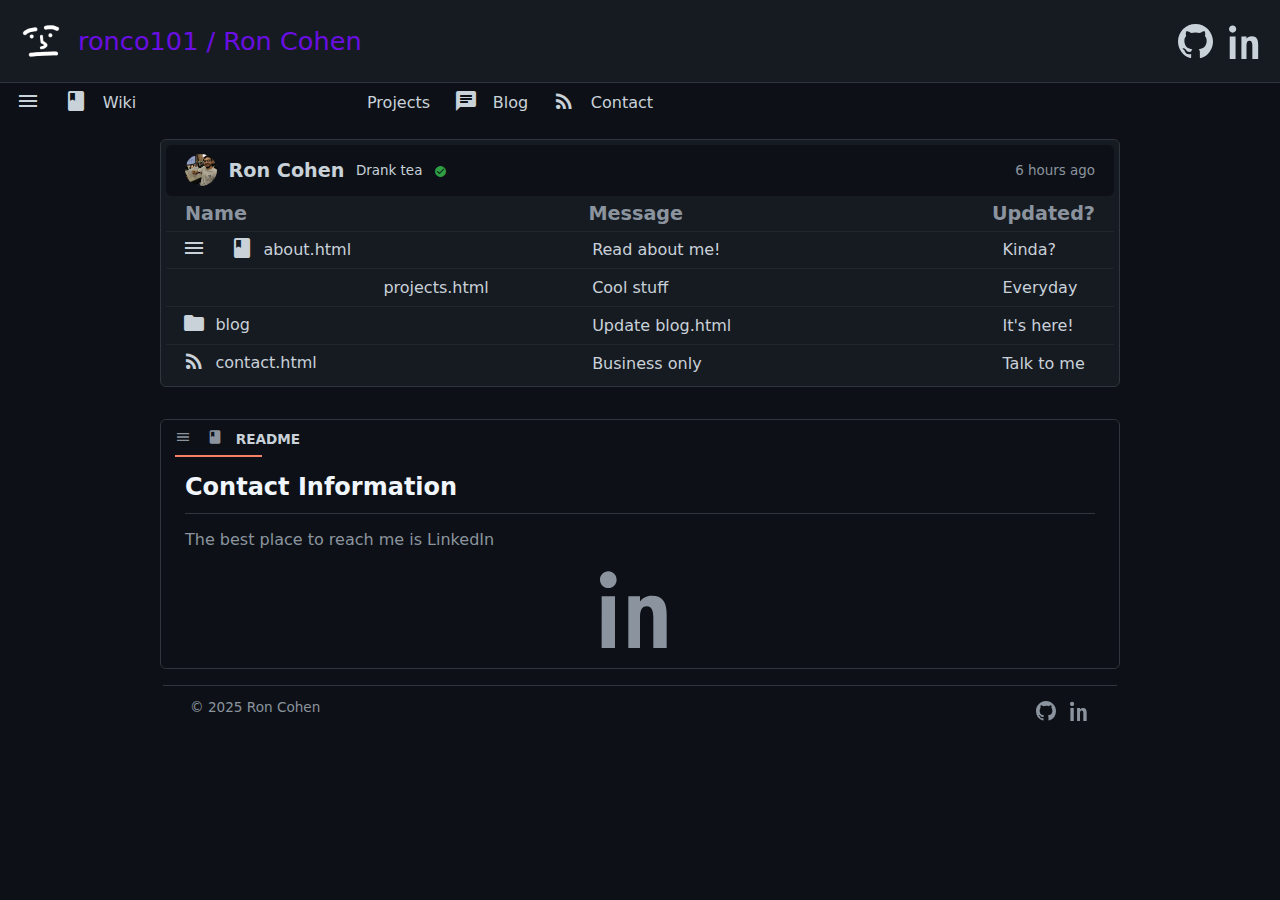
<file: contact.html>
<!DOCTYPE html>
<html lang="en">
  <head>
    <meta charset="UTF-8" />
    <meta name="viewport" content="width=device-width, initial-scale=1.0"/>
    <title>Home | Ron Cohen</title>
    <link rel="stylesheet" href="style.css" />
    <link href="https://fonts.googleapis.com/icon?family=Material+Icons" rel="stylesheet">
    <script src="assets/htmx.min.js"></script>
    <style>
      .social-link {
	  display: inline-flex;
	  align-items: center;
	  color: #8b949e;         /* Default SVG color */
	  transition: color 0.2s ease;
	  text-decoration: none;
      }

      .social-link:hover {
          color: #6a0ee3;
      }

      .social-link svg {
          fill: currentColor;
          /* width: 80px; */
          /* height: 80px; */
          transition: fill 0.2s ease;
      }
    </style>
  </head>

  <body>
    <div hx-get="partials/topbar.html" hx-swap="outerHTML" hx-trigger="load"></div>

    <div hx-get="partials/navbar.html" hx-swap="outerHTML" hx-trigger="load"></div>
    
    <div class="container">

      <div hx-get="partials/container.html" hx-swap="outerHTML" hx-trigger="load"></div>
      
      <div class="readme-card">
	<div class="readme-tab">
	  <span class="material-icons">menu_book</span>
	  <span>README</span>
	  <div class="readme-underline"></div>
	</div>
	
	<div class="readme-body">
	  <h2>Contact Information</h2>
	  <hr />
	  <p>The best place to reach me is LinkedIn</p>
	  <br>
	  <div style="display: flex; justify-content: center;">
	    <a href="https://www.linkedin.com/in/roncohen408/" class="social-link" target="_blank" aria-label="LinkedIn" style="display: inline-block;">
	      <svg width="80" height="80" viewBox="0 0 24 24" fill="currentColor" xmlns="http://www.w3.org/2000/svg">
		<path d="M4.98 3.5C4.98 4.88 3.87 6 2.5 6S0 4.88 0 3.5 1.12 1 2.5 1 4.98 2.12 4.98 3.5zM.5 8.5H4.5V24H.5V8.5zM8.5 8.5H12V10.08C12.65 9.13 13.93 8.33 15.5 8.33 19.06 8.33 20 10.61 20 14.04V24H16V14.81C16 12.87 15.5 11.5 14 11.5S12 12.87 12 14.81V24H8.5V8.5z"/>
	      </svg>
	    </a>
	  </div>
	</div>
	
      </div>
    </div>
    
    <div hx-get="partials/footer.html" hx-swap="outerHTML" hx-trigger="load"></div>
    
  </body>
</html>
</file>
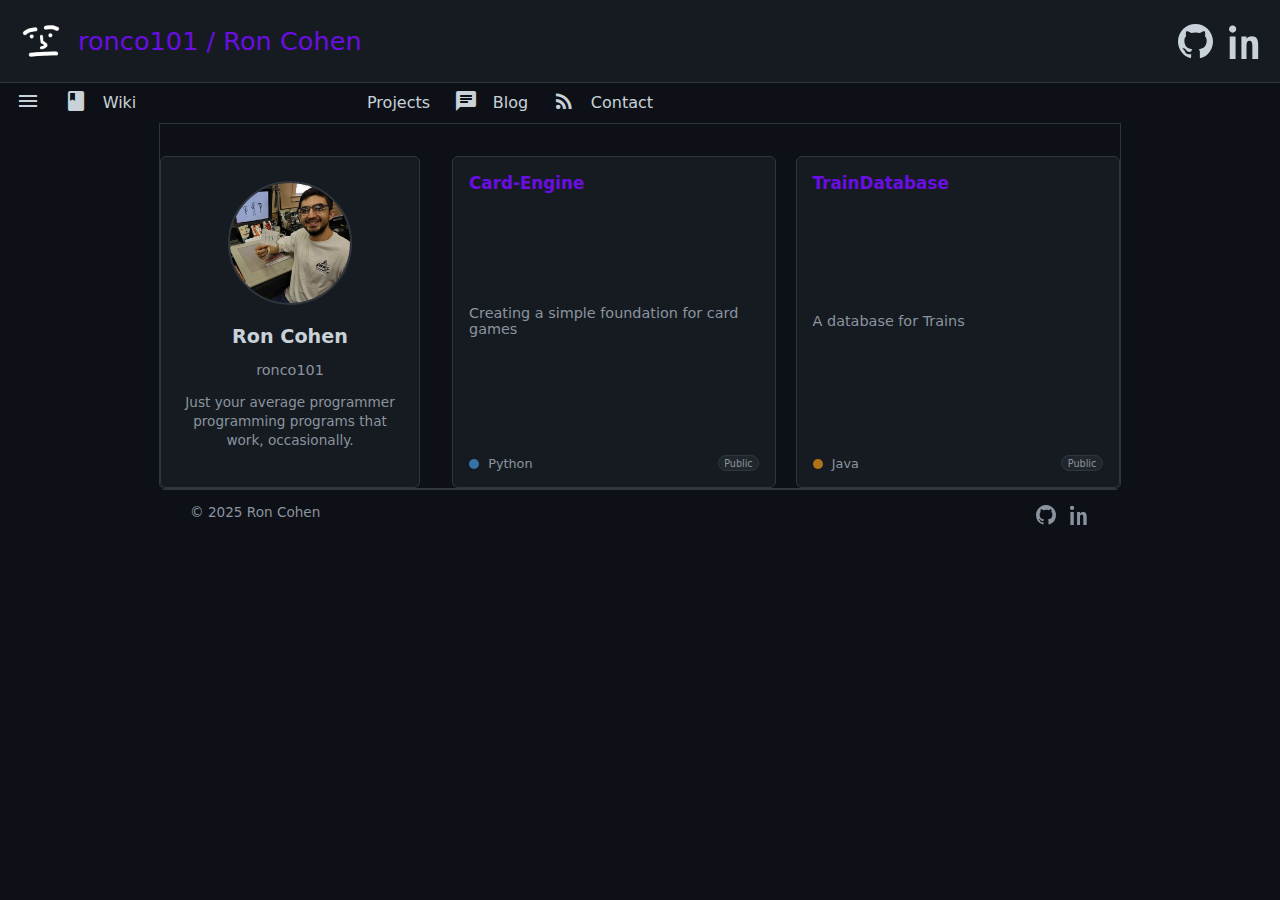
<file: projects.html>
<!DOCTYPE html>
<html lang="en">
    <head>
        <meta charset="UTF-8" />
        <meta name="viewport" content="width=device-width, initial-scale=1.0"/>
        <title>Home | Ron Cohen</title>
        <link rel="stylesheet" href="style.css" />
        <link rel="stylesheet" href="projects.css" />
        <link href="https://fonts.googleapis.com/icon?family=Material+Icons" rel="stylesheet">
        <script src="assets/htmx.min.js"></script>
    </head>

    <body>
        <div hx-get="partials/topbar.html" hx-swap="outerHTML" hx-trigger="load"></div>

        <div hx-get="partials/navbar.html" hx-swap="outerHTML" hx-trigger="load"></div>
        <div class="main-container">
            <div class="project-page">
                <!-- Sidebar -->
                <!-- <div class="container"> -->
                <aside class="sidebar">
                    <img src="assets/avatar.jpg" alt="Ron Cohen" class="profile-pic" />
                    <h2>Ron Cohen</h2>
                    <p class="username">ronco101</p>
                    <p class="bio">Just your average programmer programming programs that work, occasionally.</p>
                </aside>
                <section class="project-grid">
                    <div class="project-card">
                        <a href="https://github.com/ronco101/Card-Engine" class="project-name">Card-Engine</a>
                        <p>Creating a simple foundation for card games</p>
                        <div class="project-meta">
                            <span class="lang"><span class="dot python"></span> Python</span>
                            <span class="badge">Public</span>
                        </div>
                    </div>

                    <div class="project-card">
                        <a href="https://github.com/ronco101/TrainDatabase" class="project-name">TrainDatabase</a>
                        <p>A database for Trains</p>
                        <div class="project-meta">
                            <span class="lang"><span class="dot java"></span> Java</span>
                            <span class="badge">Public</span>
                        </div>
                    </div>
                </section>
            </div>
        </div>
        <div hx-get="partials/footer.html" hx-swap="outerHTML" hx-trigger="load"></div>

    </body>
</html>
</file>
<file: style.css>
body {
    margin: 0;
    background-color: #0d1117;
    color: #c9d1d9;
    font-family: system-ui, sans-serif;
}

.material-icons {
    font-size: 1.6rem;
    vertical-align: middle;
    margin-right: 0.4em;
    line-height: 1;
    position: relative;
    bottom: 2px;
}

.topbar {
    background-color: #161b22;
    padding: 1em;
    display: flex;
    align-items: center;
    justify-content: space-between;
}

.topbar .left {
    display: flex;
    align-items: center;
    gap: 0.75em;
}

.topbar img.logo {
    width: 50px;
    height: 50px;
}

.topbar .breadcrumb {
    color: #6a0ee3;
    font-weight: 500;
    font-size: 1.6em;
}

.topbar .right {
    display: flex;
    align-items: center;
    gap: 1em;
}

.topbar .right a {
    color: #c9d1d9;
    text-decoration: none;
    transition: color 0.2s ease;
}

.topbar .right a:hover {
    color: #6a0ee3;
}

.topbar .right svg {
    display: block;
    height: 35px;
    width: 35px;
    fill: currentColor;
}

.navbar {
    background-color: #0d1117;
    border-top: 1px solid #30363d;
    /* border-bottom: 1px solid #30363d; */
    padding: 0.5em 1em;
    display: flex;
    gap: 1.5em;
}

.navbar a {
    color: #c9d1d9;
    text-decoration: none;
    font-size: 1.0em;
}

.navbar a:hover {
    color: #6a0ee3;
}

.blog-card a {
  color: #c9d1d9;
  text-decoration: none;
  transition: color 0.2s ease;
}

.blog-card a:hover {
  color: #6a0ee3;
}

.main-container {
    max-width: 960px;
    margin: 0 auto;
    /* padding: 0 0em; */
    border: 1px solid #30363d;
    border-radius: 0px 0px 6px 6px;
    overflow: hidden;
}

.container {
    max-width: 960px;
    margin: 1em auto;
    padding: 0 1em;
}

@media (max-width: 787px) {
    .card {
	display: none !important;
    }
}

.card {
    background-color: #161b22;
    border: 1px solid #30363d;
    border-radius: 6px;
    padding: 0.3em; 
    font-family: system-ui, sans-serif;
}

.file-row {
    display: flex;
    padding: 0.4em 1em;
    align-items: center;
    font-size: 1.0em;
    border-top: 1px solid #21262d;
}

.file-row.header {
    font-weight: 600;
    font-size: 1.2em;
    color: #8b949e;
    border-top: none;
    line-height: 1.2;
    padding: 0.3em 1em;
}
.file-name a {
    color: #c9d1d9;
    text-decoration: none;
}

.file-name {
    flex: 3;
}
.file-name a:hover {
    color: #6a0ee3;
}
.commit {
    flex: 3;
}

.timestamp-commit {
    flex: 1;
    text-align: left;
}

.timestamp {
    flex: 0.7;
    text-align: left;
}

.commit-bar {
    display: flex;
    justify-content: space-between;
    align-items: center;
    background-color: #0d1117;
    border-radius: 6px;
    padding: 0.5em 1em;
    font-size: 1.2em;
}

.commit-bar .left {
    display: flex;
    align-items: center;
    gap: 0.6em;
}

.commit-bar .right {
    display: flex;
    align-items: center;
    gap: 0.6em;
    color: #8b949e;
    font-size: 0.7em;
}

.commit-bar .avatar {
    width: 32px;
    height: 32px;
    border-radius: 50%;
}

.commit-bar .username {
    font-weight: 600;
    color: #c9d1d9;
}

.commit-bar .message {
    color: #c9d1d9;
    font-size: 0.7em;
}

.commit-bar .status {
    font-size: 1rem;
    color: #2ea043;
    position: relative;
    top: 1px;
    font-size: 0.7em;
}

.site-footer {
    background-color: #0d1117;
    border-top: 1px solid #30363d;
    padding: 1em 2em;
    font-size: 0.85em;
    color: #8b949e;
    max-width: 900px;
    margin: 0 auto;
}

.footer-content {
    display: flex;
    justify-content: space-between;
    align-items: center;
    flex-wrap: wrap;
}

.footer-left {
    margin-bottom: 0.5em;
}

.footer-right {
    display: flex;
    gap: 1em;
}

.footer-right a {
  display: inline-flex;
  align-items: center;
  color: inherit;
  transition: color 0.2s ease;
  text-decoration: none;
}

.footer-right a svg {
    fill: currentColor;
    width: 20px;
    height: 20px;
}

.footer-right a:hover {
    color: #6a0ee3;
}

.readme-card {
  background-color: #0d1117;
  border: 1px solid #30363d;
  border-radius: 6px;
  margin-top: 2em;
  overflow: hidden;
}

.readme-tab {
  display: flex;
  align-items: center;
  gap: 0.5em;
  padding: 0.75em 1em;
  font-size: 0.85em;
  font-weight: bold;
  color: #c9d1d9;
  position: relative;
}

.readme-tab .material-icons {
  font-size: 1rem;
  color: #8b949e;
}

.readme-underline {
  position: absolute;
  bottom: 0;
  left: 1em;
  height: 2px;
  width: 87px;
  background-color: #f78166;
}

.readme-body {
  padding: 1em 1.5em;
}

.readme-body h2 {
  margin: 0 0 0.5em 0;
  font-size: 1.5em;
  color: #f0f6fc;
}

.readme-body hr {
  border: none;
  border-top: 1px solid #30363d;
  margin: 0.5em 0 1em 0;
}

.readme-body p {
  margin: 0;
  color: #8b949e;
  font-size: 1em;
}
</file>
<file: projects.css>
/* .main-container { */
/*     max-width: 960px; */
/*     margin: 0 auto; */
/*     padding: 0 0em; */
/*     border: 1px solid #30363d; */
/*     border-radius: 0px 0px 6px 6px; */
/*     overflow: hidden; */
/* } */

.project-container {
  max-width: 1000px;
  margin: 0 auto;
  padding: 0em 0em 1.5em 0em;
}

.project-page {
  display: flex;
  flex-wrap: wrap;
  gap: 2em;
  margin-top: 2em;
}

.sidebar {
  align-self: flex-start;
  position: sticky;
  top: 2em;
  flex: 1 1 200px;
  max-width: 210px;
  text-align: center;
  background-color: #161b22;
  border: 1px solid #30363d;
  border-radius: 6px;
  padding: 1.5em;
}

.profile-pic {
  width: 120px;
  height: 120px;
  border-radius: 50%;
  object-fit: cover;
  margin-bottom: 1em;
  border: 2px solid #30363d;
}

.sidebar h2 {
  margin: 0;
  font-size: 1.2em;
  color: #c9d1d9;
}

.username {
  font-size: 0.9em;
  color: #8b949e;
  margin-bottom: 1em;
}

.bio {
  font-size: 0.85em;
  color: #8b949e;
  line-height: 1.4;
}

.project-grid {
  flex: 2 1 200px;
  display: grid;
  grid-template-columns: repeat(auto-fit, minmax(300px, 1fr));
  gap: 1.2em;
}

/*.project-grid {
  display: grid;
  grid-template-columns: repeat(auto-fit, minmax(300px, 1fr));
  gap: 1.2em;
  margin-top: 2em;
}*/

.project-card {
  background-color: #161b22;
  border: 1px solid #30363d;
  border-radius: 6px;
  padding: 1em;
  display: flex;
  flex-direction: column;
  justify-content: space-between;
  transition: border 0.2s ease;
}

.project-card:hover {
  border-color: #6a0ee3;
}

.project-name {
  color: #6a0ee3;
  font-weight: 600;
  text-decoration: none;
  font-size: 1.05em;
  margin-bottom: 0.4em;
}

.project-card p {
  color: #8b949e;
  font-size: 0.9em;
  margin: 0.2em 0 1em 0;
}

.project-meta {
  display: flex;
  justify-content: space-between;
  align-items: center;
  font-size: 0.8em;
  color: #8b949e;
}

.badge {
  background-color: #21262d;
  border: 1px solid #30363d;
  border-radius: 2em;
  padding: 0.2em 0.6em;
  font-size: 0.75em;
}

.dot {
  display: inline-block;
  width: 10px;
  height: 10px;
  border-radius: 50%;
  margin-right: 0.4em;
  vertical-align: middle;
}

/* Language color tags */
.python { background-color: #3572A5; }
.java { background-color: #b07219; }
.html { background-color: #e34c26; }
.javascript { background-color: #f1e05a; }
</file>
